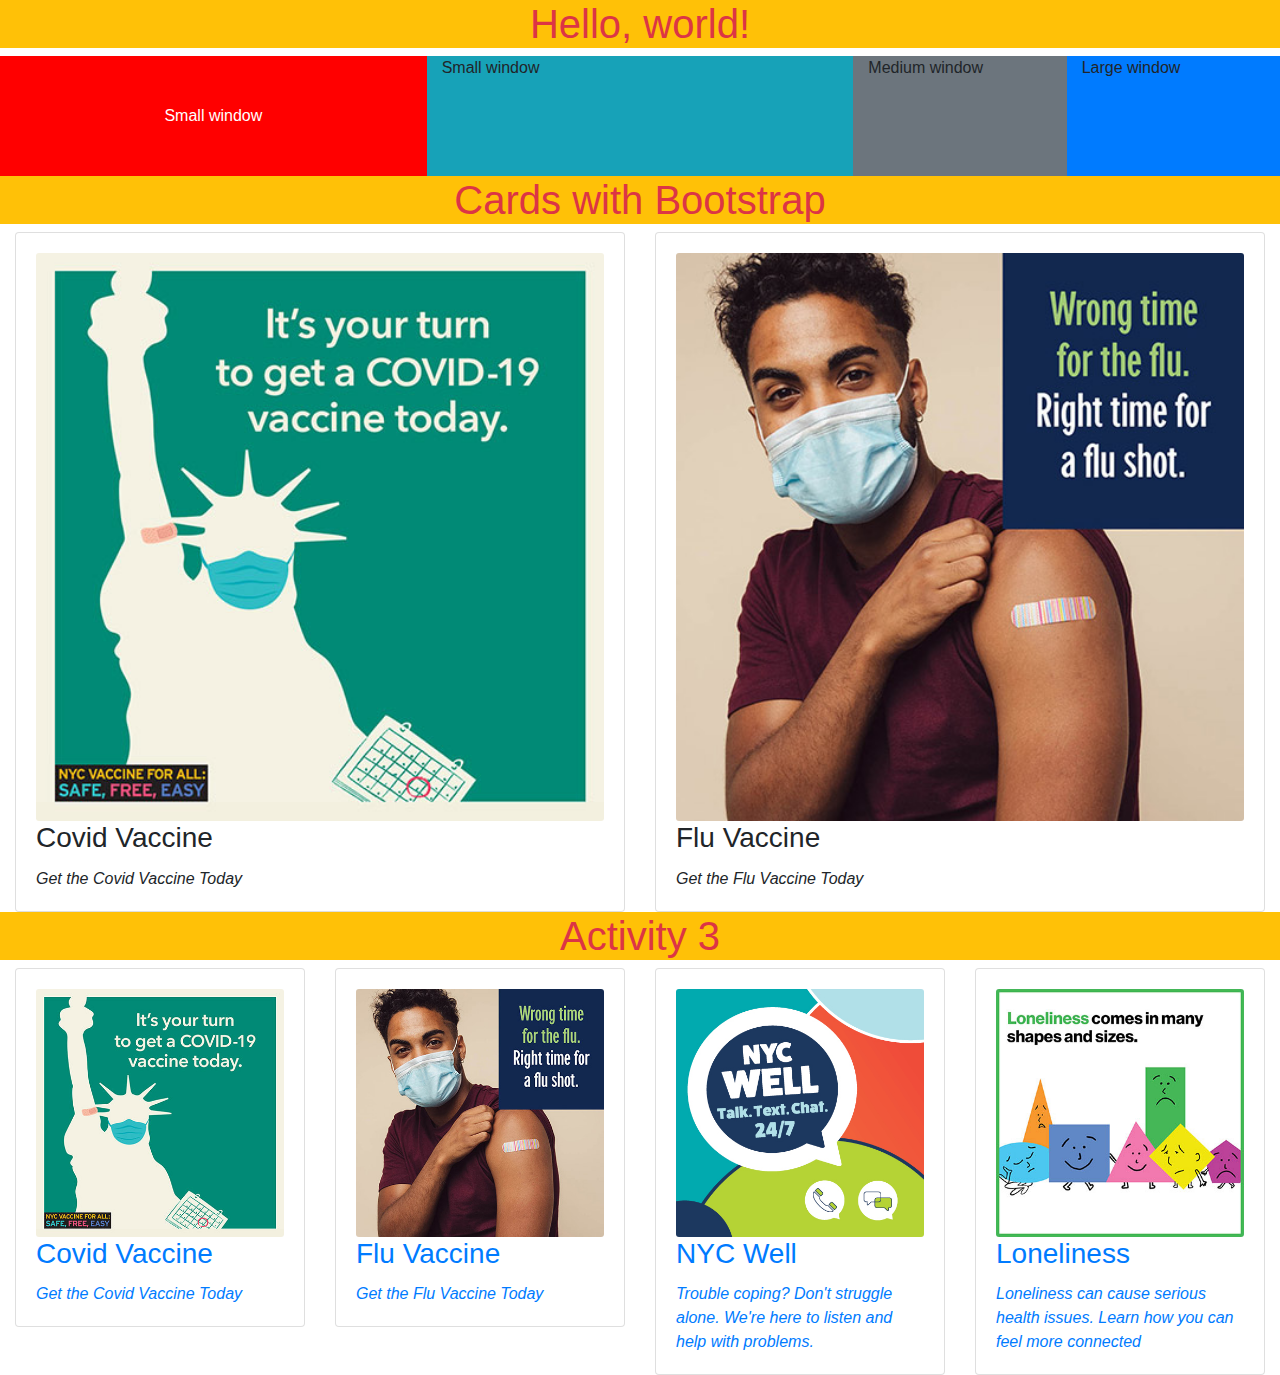
<file: index.html>
<!doctype html>
<html lang="en">
  <head>
    <!-- Required meta tags -->
    <meta charset="utf-8">
    <meta name="viewport" content="width=device-width, initial-scale=1, shrink-to-fit=no">

    <!-- Bootstrap CSS -->
    <link rel="stylesheet" href="https://stackpath.bootstrapcdn.com/bootstrap/4.3.1/css/bootstrap.min.css" integrity="sha384-ggOyR0iXCbMQv3Xipma34MD+dH/1fQ784/j6cY/iJTQUOhcWr7x9JvoRxT2MZw1T" crossorigin="anonymous">

<!---my css code--->
<link rel="stylesheet" href="myCSS.css" type="text/css">

    <title>Sahil Sharma - Week 5 bootstrap</title>
  </head>
  <body>
    <h1 class="bg-warning text-danger myCSS" style="text-align:center;">Hello, world!</h1>
    <div class="container-fluid">
      <div class="row">
        <div class="col-sm-4 bg-dark my-bg"> Small window </div>
        <div class="col-sm-4 bg-info"> Small window </div>
        <div class="col-md-2 bg-secondary"> Medium window </div>
        <div class="col-lg-2 bg-primary"> Large window </div>
      </div>
    </div>
    <h1 class="bg-warning text-danger myCSS" style="text-align:center;">Cards with Bootstrap</h1>
    <div class="container-fluid">
      <div class="row">
        <div class="col-md-6"><!---first card--->
          <section class="card">
            <div class="card-body">
              <img src="images/boot1.jpg" alt="image of cov-vaccine" title="Covid-19" class="
              card-img img-fluid">
              <h3 class='card-title'>Covid Vaccine</h3>
              <i class="card-subtitle">Get the Covid Vaccine Today</i>
            </div>
          </section>
        </div>
        <div class="col-md-6"><!---second card--->
          <section class="card">
            <div class="card-body">
              <img src="images/boot2.jpg" alt="image of flu-vaccine" title="Flu" class="
              card-img img-fluid">
              <h3 class='card-title'>Flu Vaccine</h3>
              <i class="card-subtitle">Get the Flu Vaccine Today</i>
            </div>
          </section>
        </div>
      </div>
    </div>
    <!---Activity 3--->
    <h1 class="bg-warning text-danger myCSS" style="text-align:center;">Activity 3</h1>
    <div class="container-fluid">
      <div class="row">
        <div class="col-sm-3"><!---first card--->
          <a href="https://www1.nyc.gov/site/doh/covid/covid-19-vaccines.page">
          <section class="card">
            <div class="card-body">
              <img src="images/boot1.jpg" alt="image of cov-vaccine" title="Covid-19" class="
              card-img img-fluid">
              <h3 class='card-title'>Covid Vaccine</h3>
              <i class="card-subtitle">Get the Covid Vaccine Today</i>
            </div>
          </section>
        </div>
        <div class="col-sm-3"><!---second card--->
            <a href="https://www1.nyc.gov/site/doh/health/health-topics/flu-seasonal.page">
          <section class="card">
            <div class="card-body">
              <img src="images/boot2.jpg" alt="image of flu-vaccine" title="Flu" class="
              card-img img-fluid">
              <h3 class='card-title'>Flu Vaccine</h3>
              <i class="card-subtitle">Get the Flu Vaccine Today</i>
            </div>
          </section>
        </div>
        <div class="col-sm-3"><!---third card--->
          <a href="https://nycwell.cityofnewyork.us/en/">
          <section class="card">
            <div class="card-body">
              <img src="images/boot3.jpg" alt="NYC Well" title="Covid-19" class="
              card-img img-fluid">
              <h3 class='card-title'>NYC Well</h3>
              <i class="card-subtitle">Trouble coping? Don't struggle alone. We're here to listen and help with problems.</i>
            </div>
          </section>
        </div>
        <div class="col-sm-3"><!---fourth card--->
          <a href="https://www1.nyc.gov/site/doh/health/health-topics/loneliness.page">
          <section class="card">
            <div class="card-body">
              <img src="images/boot4.jpg" alt="Loneliness" title="Covid-19" class="
              card-img img-fluid">
              <h3 class='card-title'>Loneliness</h3>
              <i class="card-subtitle">Loneliness can cause serious health issues. Learn how you can feel more connected</i>
            </div>
          </section>
        </div>
      </div>
    </div>
    <!-- Optional JavaScript -->
    <!-- jQuery first, then Popper.js, then Bootstrap JS -->
    <script src="https://code.jquery.com/jquery-3.3.1.slim.min.js" integrity="sha384-q8i/X+965DzO0rT7abK41JStQIAqVgRVzpbzo5smXKp4YfRvH+8abtTE1Pi6jizo" crossorigin="anonymous"></script>
    <script src="https://cdnjs.cloudflare.com/ajax/libs/popper.js/1.14.7/umd/popper.min.js" integrity="sha384-UO2eT0CpHqdSJQ6hJty5KVphtPhzWj9WO1clHTMGa3JDZwrnQq4sF86dIHNDz0W1" crossorigin="anonymous"></script>
    <script src="https://stackpath.bootstrapcdn.com/bootstrap/4.3.1/js/bootstrap.min.js" integrity="sha384-JjSmVgyd0p3pXB1rRibZUAYoIIy6OrQ6VrjIEaFf/nJGzIxFDsf4x0xIM+B07jRM" crossorigin="anonymous"></script>
  </body>
</html>
</file>
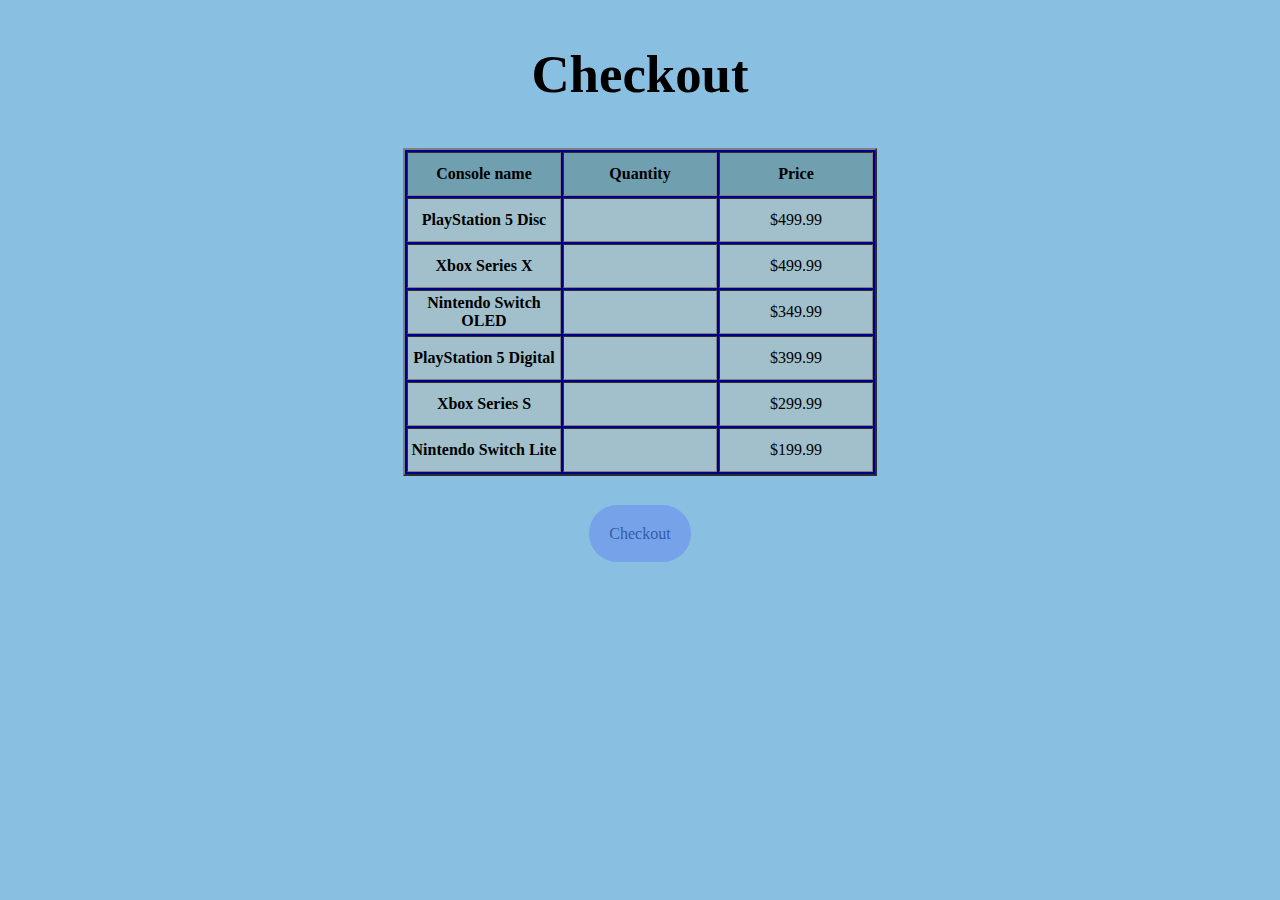
<file: checkout.html>
<!DOCTYPE html>
<html lang="en" dir="ltr">
  <head>
    <meta charset="utf-8">
    <title></title>
    <link rel="stylesheet" href="checkout.css" type="text/css">
  </head>
  <body>
    <h2 align="center">Checkout</h2>
    <div align="center" class="">
      <table border="2px" bgcolor="darkblue" >
        <tr align="center">
          <th width="150px" bgcolor="#709fb0" height="40px" > <b>Console name</b> </th>
          <td width ="150px" bgcolor="#709fb0" height="40px"> <b>Quantity</b> </td>
          <td width ="150px" bgcolor="#709fb0" height="40px"><b>Price</b> </td>
        </tr>
        <tr align="center">
          <th width="150px" bgcolor="#a1c0cb" height="40px">PlayStation 5 Disc</th>
          <td width ="150px" bgcolor="#a1c0cb" height="40px"><span id="disc"></span></td>
          <td width ="150px" bgcolor="#a1c0cb" height="40px">$499.99</td>
        </tr>
        <tr align="center">
          <th width="150px"bgcolor="#a1c0cb" height="40px">Xbox Series X</th>
          <td width ="150px" height="40px" bgcolor="#a1c0cb"><span id="xsx"></span></td>
          <td width ="150px"bgcolor="#a1c0cb" height="40px">$499.99</td>
        </tr>
        <tr align="center">
          <th width="150px" bgcolor="#a1c0cb" height="40px">Nintendo Switch OLED</th>
          <td width ="150px" bgcolor="#a1c0cb" height="40px"><span id="oled"></span></td>
          <td width ="150px" bgcolor="#a1c0cb" height="40px">$349.99</td>
        </tr>
        <tr align="center">
          <th width="150px" bgcolor="#a1c0cb" height="40px">PlayStation 5 Digital</th>
          <td width ="150px" bgcolor="#a1c0cb" height="40px"><span id="digi"></span></td>
          <td width ="150px" bgcolor="#a1c0cb" height="40px">$399.99</td>
        </tr>
        <tr align="center">
          <th width="150px" bgcolor="#a1c0cb" height="40px">Xbox Series S</th>
          <td width ="150px" bgcolor="#a1c0cb" height="40px"><span id="XSS"></span></td>
          <td width ="150px" bgcolor="#a1c0cb" height="40px">$299.99</td>
        </tr>
        <tr align="center">
          <th width="150px" bgcolor="#a1c0cb" height="40px">Nintendo Switch Lite</th>
          <td width ="150px" bgcolor="#a1c0cb" height="40px"><span id="lite"></span></td>
          <td width ="150px" bgcolor="#a1c0cb" height="40px">$199.99</td>
        </tr>
      </table>
      <h4>
        <span id="Sub-total"></span>
      </h4>
      <h4>
        <span id="Taxes"></span>
      </h4>
      <h4>
        <span id="Total"></span>
      </h4>
    </div>
    <div style="text-align: center"> <a class="checkout1" href="project.html">Checkout</a></div>
    <script type="text/javascript" src="checkout.js">
    </script>
  </body>
</html>
</file>
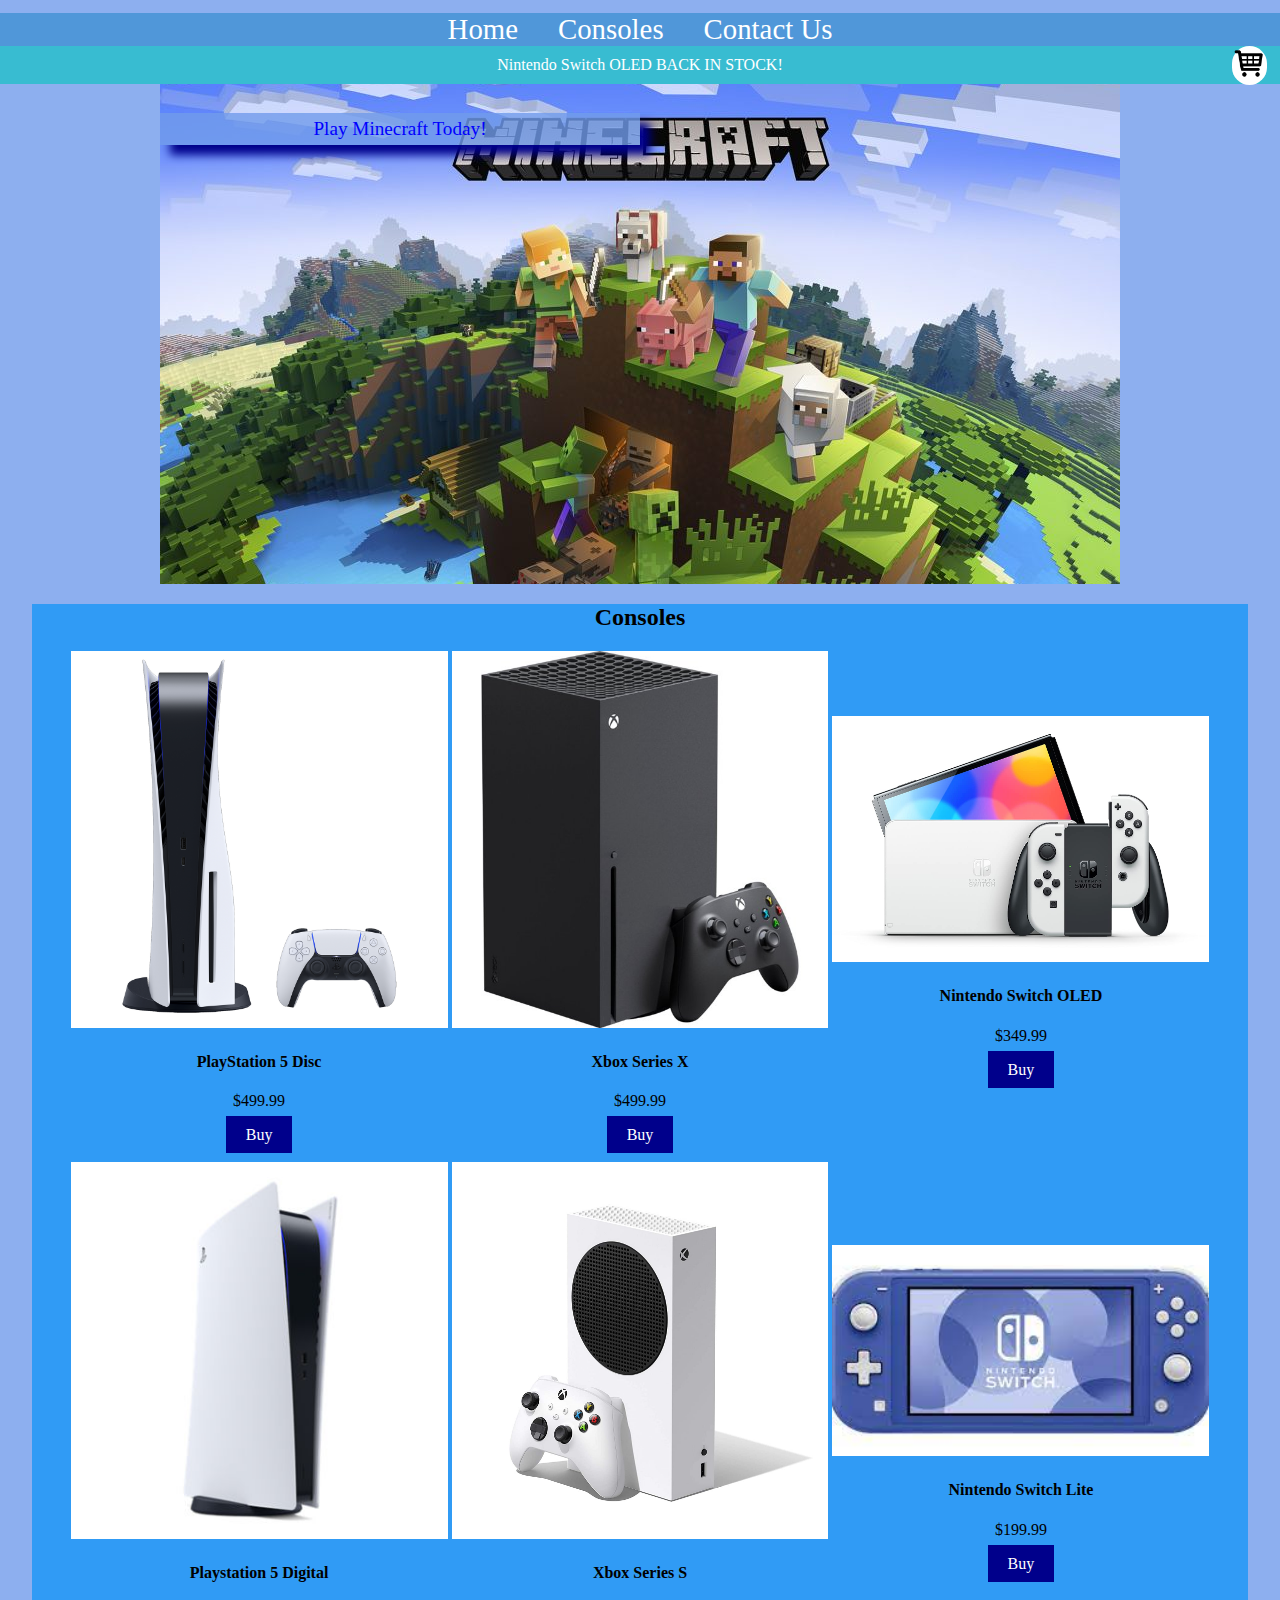
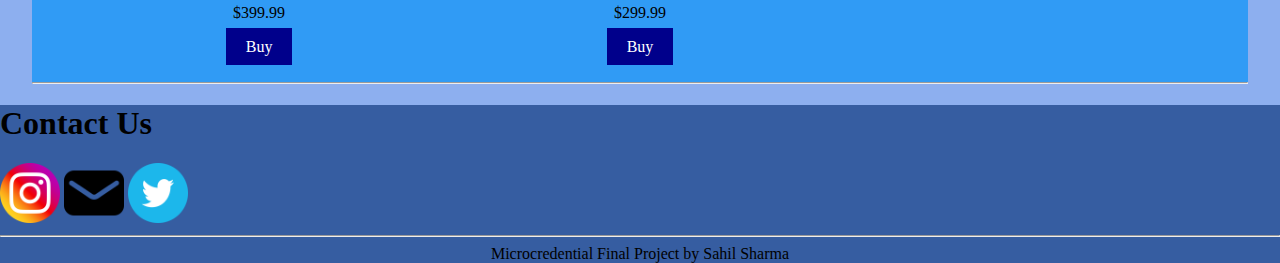
<file: Project.html>
<!DOCTYPE html>
<html lang="en" dir="ltr">
  <head>
    <meta charset="utf-8">
    <title>Console Mart</title>
    <link rel="stylesheet" href="project.css" type="text/css">
  </head>
  <body>
    <header>
      <div class="container">
        <nav class="Nav">
            <a href="#home">Home</a>
            <a href="#Consoles">Consoles</a>
            <a href="#contact">Contact Us</a>
        </nav>
        <label for="nav-toggle" class="nav-toggle-label">
          <span></span>
        </label>
      </div>
  </header>
  <a class="cart" href="#" onclick="javascript:goCheckout();">
      <img src="images/cart.png" alt="cart" width="35" height="35">
      <div class="items" color="Green" align="center"></div>
  </a>
  <div class="slideshow">
    <div class="wrapper">
      <div class="slide">Nintendo Switch OLED BACK IN STOCK!</div>
      <div class="slide">Free Shipping on purchases over $200</div>
      <div class="slide">We Price Match!</div>
    </div>
  </div>
  <div class="Game">
      <img src="images/Minecraft.jpg" alt="Game">
      <p>Play Minecraft Today!</p>
  </div>
  <div class="Consoles" id="Consoles">
    <h2 align="center">Consoles</h2>
    <div class="container2">
      <div class="console1">
        <img src="images/PS5disc.jpeg" alt="" width="100%" height="100%">
        <h4>PlayStation 5 Disc</h4>
        <p>$499.99</p>
        <a href="#disc" class="link">Buy</a>
        <div class="modalWindow" id="disc">
          <section class="content">
            <a class="close" href="#Consoles">&#10006;</a>
            <div class="info">
              <img src="images/PS5disc.jpeg" alt="disc">
              <div class="p">PlayStation 5 Disc" <br> <i>825GB</i>
                <hr>
                The PS5™ console unleashes new gaming possibilities that you never anticipated. Experience lightning fast loading with an ultra-high speed SSD, deeper immersion with support for haptic feedback, adaptive triggers, and 3D Audio*, and an all-new generation of incredible PlayStation® games.
                <hr>
                <span>$499.99</span>
                <a href="#Consoles" class="add">ADD TO CART</a>
              </div>
            </div>
          </section>
        </div>
      </div>
      <div class="console1">
        <img src="images/XSX.jpeg" alt="" width="100%" height="100%">
        <h4>Xbox Series X</h4>
        <p>$499.99</p>
        <a href="#xsx" class="link">Buy</a>
        <div class="modalWindow" id="xsx">
          <section class="content">
            <a class="close" href="#Consoles">&#10006;</a>
            <div class="info">
              <img src="images/XSX.jpeg" alt="xsx">
              <div class="p">Xbox Series X<br> <i>1 TB</i>
                <hr>
                The sleek monolithic design of Xbox Series X is the result of combining hardware and software innovations with intentional engineering to achieve the zenith of speed and performance.
                <hr>
                <span>$499.99</span>
                <a href="#Consoles" class="add">ADD TO CART</a>
              </div>
            </div>
          </section>
        </div>
      </div>
      <div class="console1">
        <img src="images/NSoled.jpg" alt="" width="100%" height="100%">
        <h4> Nintendo Switch OLED</h4>
        <p>$349.99</p>
        <a href="#oled" class="link">Buy</a>
        <div class="modalWindow" id="oled">
          <section class="content">
            <a class="close" href="#Consoles">&#10006;</a>
            <div class="info">
              <img src="images/NSoled.jpg" alt="oled">
              <div class="p">Nintendo Switch OLED<br> <i>64 GB</i>
                <hr>
                Meet the newest member of the Nintendo Switch family. The new system features a vibrant 7-inch OLED screen, a wide adjustable stand, a dock with a wired LAN port, 64 GB of internal storage, and enhanced audio. Play anytime, anywhere, with anyone. Nintendo Switch can transform to suit your situation, so you can play the games you want, no matter how busy life may be.
                <hr>
                <span>$349.99</span>
                <a href="#Consoles" class="add">ADD TO CART</a>
              </div>
            </div>
          </section>
        </div>
      </div>
    </div>
    <br>
    <div class="container2">
      <div class="console1">
        <img src="images/PS5digi.jfif" alt="" width="100%" height="100%">
        <h4>Playstation 5 Digital</h4>
        <p>$399.99</p>
        <a href="#digi" class="link">Buy</a>
        <div class="modalWindow" id="digi">
          <section class="content">
            <a class="close" href="#Consoles">&#10006;</a>
            <div class="info">
              <img src="images/PS5digi.jfif" alt="digi">
         <div class="p">PlayStation 5 Digital<br> <i>825 GB</i>
                <hr>
                PS5™ Digital Edition is an all-digital version of the PS5™ console with no disc drive. Sign into your account for PlayStation Network and go to PlayStation®Store to buy and download games.*
                <hr>
                <span>$399.99</span>
                <a href="#Consoles" class="add">ADD TO CART</a>
              </div>
            </div>
          </section>
        </div>
      </div>
      <div class="console1">
        <img src="images/XSS.jpg" alt="" width="100%" height="100%">
        <h4>Xbox Series S</h4>
        <p>$299.99</p>
        <a href="#XSS" class="link">Buy</a>
        <div class="modalWindow" id="XSS">
          <section class="content">
            <a class="close" href="#Consoles">&#10006;</a>
            <div class="info">
              <img src="images/XSS.jpg" alt="XSS">
              <div class="p">Xbox Series S<br> <i>512 GB</i>
                <hr>
                Go all digital with the Xbox Series S and build a library of digital games. Your games, saves, and backups are safe in the cloud. Plus, enjoy the ability to pre-order and pre-install upcoming games so you’re ready to play the moment they launch.
                <hr>
                <span>$299.99</span>
                <a href="#Consoles" class="add">ADD TO CART</a>
              </div>
            </div>
          </section>
        </div>
      </div>
      <div class="console1">
        <img src="images/NSlite.jfif" alt="" width="100%" height="100%">
        <h4>Nintendo Switch Lite</h4>
        <p>$199.99</p>
        <a href="#lite" class="link">Buy</a>
        <div class="modalWindow" id="lite">
          <section class="content">
            <a class="close" href="#Consoles">&#10006;</a>
            <div class="info">
              <img src="images/NSlite.jfif" alt="Lite">
              <div class="p">Nintendo Switch Lite<br> <i>32 GB</i>
                <hr>
                Nintendo Switch Lite is a compact, lightweight Nintendo Switch system dedicated to handheld play. With a built-in +Control Pad and a sleek, unibody design, it’s great for on-the-go gaming. Nintendo Switch Lite is compatible with the robust library of Nintendo Switch games that support handheld mode. If you’re looking for a gaming system all your own, Nintendo Switch Lite is ready to hit the road whenever you are.
                <hr>
                <span>$299.99</span>
                <a href="#Consoles" class="add">ADD TO CART</a>
              </div>
            </div>
          </section>
        </div>
      </div>
    </div>
    <br>
    <hr>
  </div>
  <div class="bottom">
    <div class="contact" id="contact us">
      <h1 >Contact Us</h1>
      <a href="https://www.instagram.com" target="_blank"><img src="images/insta.png" alt="connect to instagram" width = 60px></a>
      <a href="mailto:sahils624@gmail.com" target="_blank"><img src="images/email.png" alt="Email" width = 60px></a>
      <a href="https://twitter.com/" target="_blank"><img src="images/tweet.png" alt="Email" width = 60px></a>
    </div>
    <hr>
    <div align="center">Microcredential Final Project by Sahil Sharma</div>
  </div>
  <script src="cart.js" type="text/javascript">
  </script>
  </body>
</html>
</file>
<file: myCSS.css>
.my-bg{
text-align: center;
padding: 3em;
color: white;
background-color: red !important;
}
</file>
<file: checkout.css>
.itemlist{
  padding:15px;
  font-size: 2em;}
body {background-color: rgba(20,128,196,.5)}
h4{font-size: 2.3em;}
h2{font-size: 3.3em;}
.checkout1{
  background-color: rgba(113,155,235,0.8);
  color:rgba(17,59,128,.7);
  text-decoration: none;
  padding:20px 20px;
  border-radius: 150px;}
</file>
<file: project.css>
*{box-sizing: border-box;}
html, body{
   padding: 0;
   margin: 0;
}
:root{
  --background:rgba(20,128,196,.5);
}
@keyframes zoom {
  0%{transform:scale(0.2);}
  100%{transform:scale(1);}
}
@keyframes move{
  0%{transform:translateY(700px);}
  100%{transform:translateY(-20px);}
}
.cart{
  background-color:white;
  position:fixed;
  border-radius: 100px;
  right:1%;
  color:white;
}
.items{
  color: green;
}
body{
  margin:0;
  background: rgba(113,155,235,0.8);
  font-family: "Times New Roman", Times;
  font-weight:400;
  background-size: cover;
  background-color: rgba(113,155,235,0.8);
}
nav a{
  color:white;
  text-decoration: none;
  font-size: 1.8em;
  padding:18px;
}
nav a:hover{
  color:black;
}
header{
  background: var(--background);
  text-align: center;
  width:100%;
}
nav{
  margin-top: 1%;
}
.bottom{
  background:rgba(17,59,128,.7);
  width:100%;
  height: auto;
}
.slideshow{
  overflow: hidden;
  margin-left: auto;
  margin-right: auto;
  width:100%;
  height:100%;
  height:auto;
}
.wrapper{
  width:300%;
  height:100%;
  animation: slideshow 5s infinite alternate;
}
.slide{
  padding-top:10px;
  padding-bottom:10px;
  width:33.33333%;
  display: inline-block;
  text-align: center;
  float:left;
  height: 100%;
}
@keyframes slideshow {
  0%{margin-left:0%;}
  33%{margin-left:0%;}
  35%{margin-left:-100%;}
  66%{margin-left: -100%}
  70%{margin-left:-200%;}
  100%{margin-left: -200%;}
}
.slide:nth-child(1){
  color:white;
  background-color: rgba(20,194,196,0.7);
}

.slide:nth-child(2){
  color:white;
  background-color: rgba(20,128,196,0.7);
}

.slide:nth-child(3){
  color:white;
  background-color: rgba(20,70,196,0.7);
}


.Game{
  height:500px;
  width:75%;
  margin-left: auto;
  margin-right: auto;
  position: relative;
  overflow: hidden;
}
.Game img{
  object-fit: cover;
  width: 100%;
  height: 100%;
  position: relative;
}
.Game p{
  animation: move 5s forwards;
  padding:5px;
  top: 10px;
  width: 50%;
  text-align: center;
  font-size: 1.2em;
  color: blue;
  background-color: rgba(113,155,235,0.8);
  box-shadow: 10px 10px 10px darkblue;
  border: 10px;
  position: absolute;
}
.Consoles{
  width:95%;
  margin-left: auto;
  margin-right: auto;
  background:rgba(18,148,247,0.75);
}
.container2{
  width: 100%;
  text-align: center;
}
.console1{
  width:31%;
  margin-left: auto;
  margin-right: auto;
  display: inline-block;
  vertical-align: middle;
}

.link{
  background-color:darkblue;
  color:white;
  text-decoration: none;
  padding:10px 20px;
}
.link:hover{
  background-color: white;
  color:darkblue;
  box-shadow: 0px 0px 3px 1px white;
}
.modalWindow{
  background-color: rgba(150,150,150,0.5);
  position:fixed;
  top:0px;
  opacity:0;
  pointer-events:none;
  bottom:0px;
  left:0px;
  right:0px;
}
.modalWindow:target{
  opacity:1;
  transition: ease-in 1s;
  pointer-events: auto;
}
.content{
  width:550px;
  height:450px;
  background-color: white;
  margin:auto;
  position:relative;
  margin-top: 100px;
}
.close{
  background-color: lightblue;
  padding:5px;
  position:absolute;
  top:0px;
  right:0px;
  text-decoration: none;
  color: white;
  font-weight: 500;
}
.close:hover{
  background-color: darkblue;
  color:white;
}
.info{
  width:100%;
  height:80%;
  margin-top:10%;
  position:absolute;
}
.info img{
  width:40%;
  float: left;
  margin:0%;
}
.p{
  position: absolute;
  width:60%;
  top:0px;
  right:0px;
}
.p i{
  font-size:1em;
}
.p span{
  color:red;
}
.p b{
  color:red;
  font-size: 1em;
}
.p hr{
  margin-top: 20px;
}
.add{
  display:block;
  margin-top:45px;
  width:50%;
  background-color: darkblue;
  text-align: center;
  padding:15px 0px;
  color:lightblue;
  text-decoration: none;
  margin-left:auto;
  margin-right:auto;
  background-color: rgb(60,60,60);
  font-weight: bold;
}

.add:hover{
  background-color: lightblue;
  color:rgb(60,60,60);
}
</file>
